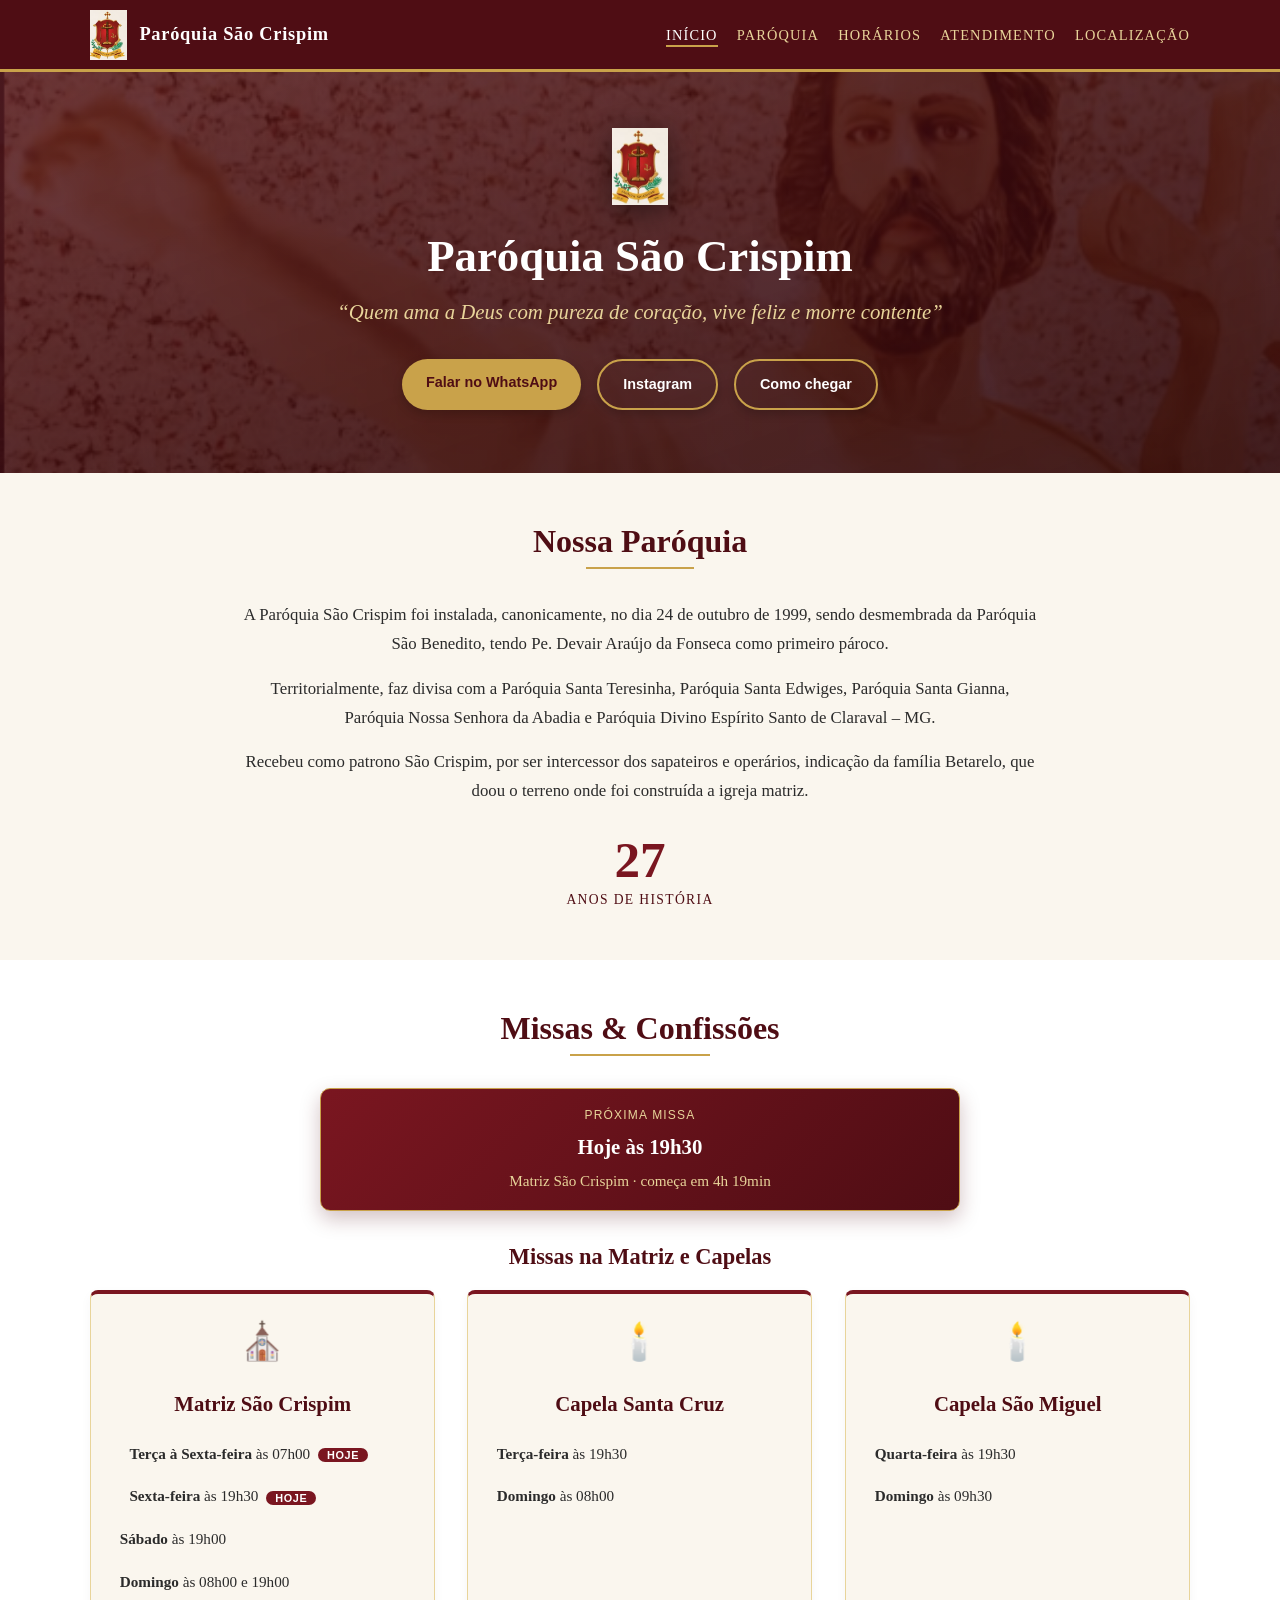
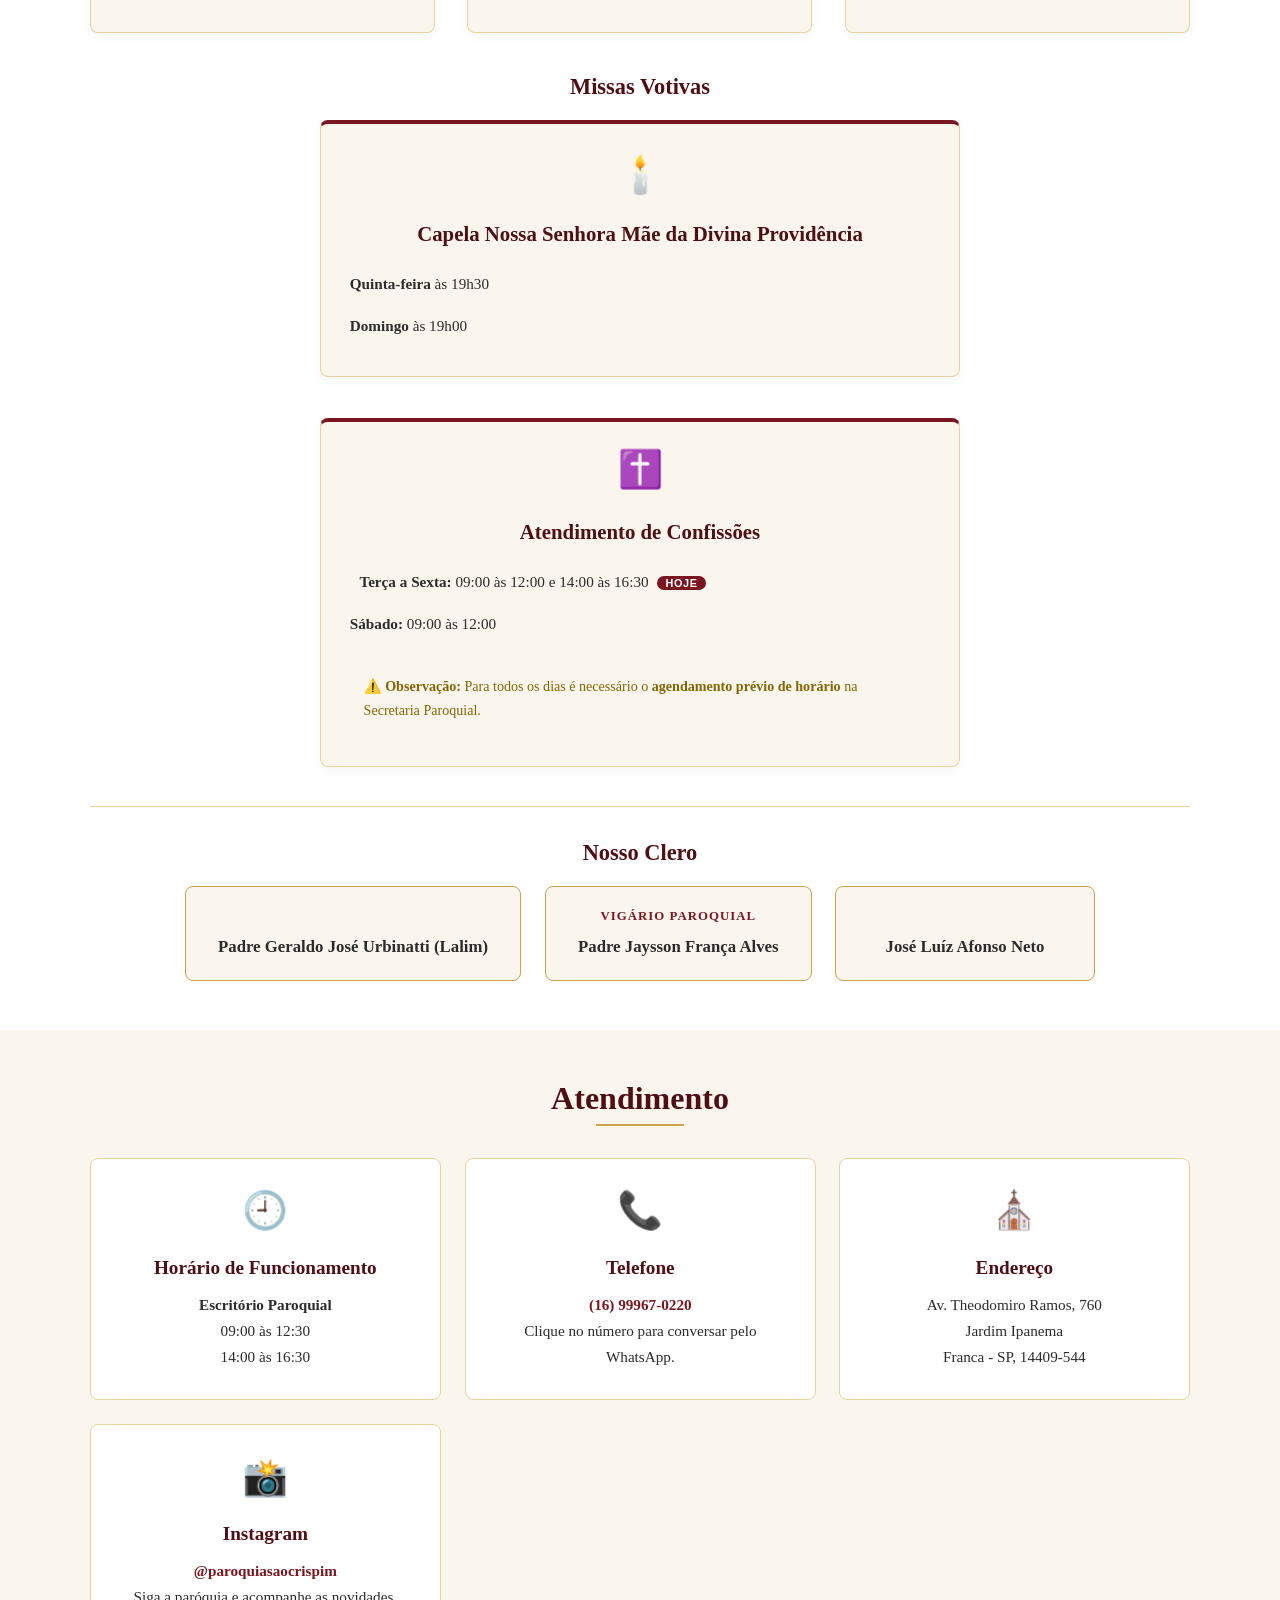
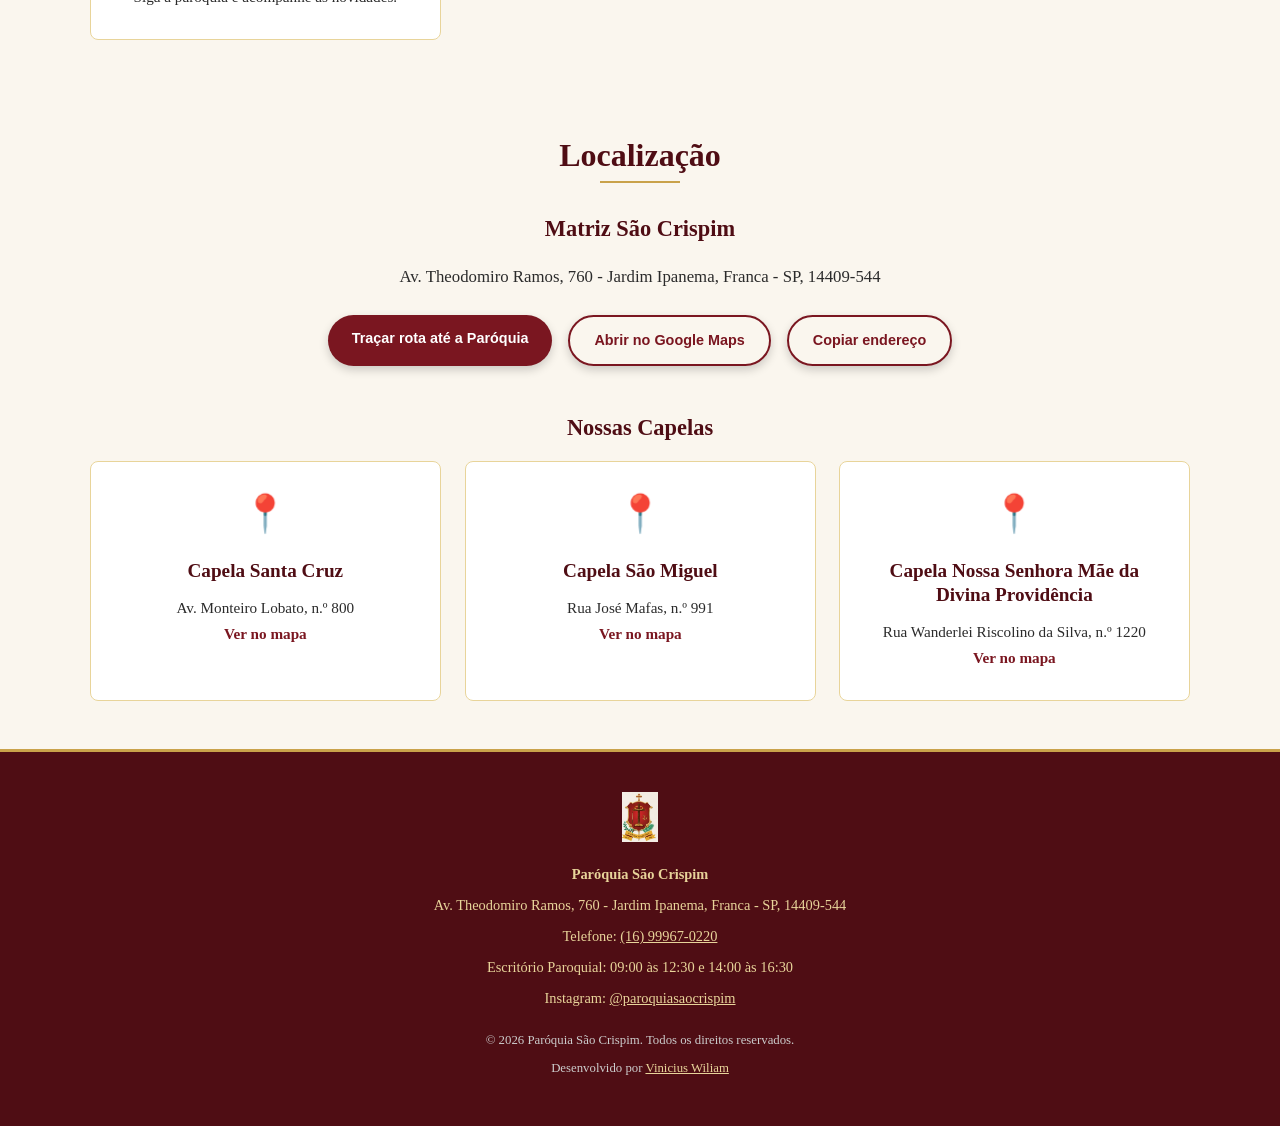
<file: index.html>
<!DOCTYPE html>
<html lang="pt-BR">
<head>
  <meta charset="UTF-8">
  <meta name="viewport" content="width=device-width, initial-scale=1.0">
  <title>Paróquia São Crispim</title>
  <!-- ===== Segurança ===== -->
  <meta http-equiv="Content-Security-Policy" content="default-src 'none'; img-src 'self' data:; style-src 'self' 'unsafe-inline'; script-src 'self' 'sha256-65LQZOquRCkkr/KPNwzK7pAOBOtvfO5ftrjAH5pYu9U='; base-uri 'none'; form-action 'none'; connect-src 'none'; object-src 'none'; upgrade-insecure-requests">
  <meta name="referrer" content="strict-origin-when-cross-origin">
  <meta name="robots" content="index, follow">
  <!-- Anti-clickjacking: esconde a página se ela for carregada dentro de outro site -->
  <style id="fb">html{display:none !important}</style>
  <noscript><style>html{display:block !important}</style></noscript>
  <script>document.documentElement.classList.add('js');if(self===top){var e=document.getElementById('fb');if(e)e.remove();}else{try{top.location=self.location;}catch(x){}}</script>

  <link rel="stylesheet" href="estilo.css">
</head>
<body>

  <div class="progresso" id="progresso" aria-hidden="true"></div>

  <!-- Cabeçalho -->
  <header>
    <div class="container header-inner">
      <a class="brand" href="#inicio">
        <img src="logo.png" alt="Brasão da Paróquia São Crispim">
        <span>Paróquia São Crispim</span>
      </a>
      <button type="button" class="menu-btn" id="menu-btn" aria-label="Abrir menu" aria-expanded="false" aria-controls="menu-principal">&#9776;</button>
      <nav id="menu-principal">
        <ul>
          <li><a href="#inicio">Início</a></li>
          <li><a href="#sobre">Paróquia</a></li>
          <li><a href="#horarios">Horários</a></li>
          <li><a href="#atendimento">Atendimento</a></li>
          <li><a href="#localizacao">Localização</a></li>
        </ul>
      </nav>
    </div>
  </header>

  <main>
    <!-- Hero / Início -->
    <section class="hero" id="inicio">
      <div class="container">
        <div class="logo-3d" id="logo-3d"><img src="logo.png" alt="Brasão da Paróquia São Crispim"></div>
        <h1>Paróquia São Crispim</h1>
        <p style="font-size:1.3rem;">“Quem ama a Deus com pureza de coração, vive feliz e morre contente”</p>
        <div class="botoes">
          <a class="btn btn-ouro" href="https://wa.me/5516999670220?text=Ol%C3%A1%2C%20gostaria%20de%20mais%20informa%C3%A7%C3%B5es%20sobre%20a%20Par%C3%B3quia%20S%C3%A3o%20Crispim." target="_blank" rel="noopener">Falar no WhatsApp</a>
          <a class="btn btn-borda" href="https://www.instagram.com/paroquiasaocrispim/" target="_blank" rel="noopener">Instagram</a>
          <a class="btn btn-borda" href="#localizacao">Como chegar</a>
        </div>
      </div>
    </section>

    <!-- Sobre -->
    <section class="sobre" id="sobre">
      <div class="container">
        <div class="titulo-secao">
          <h2>Nossa Paróquia</h2>
        </div>
        <p>A Paróquia São Crispim foi instalada, canonicamente, no dia 24 de outubro de 1999, sendo desmembrada da Paróquia São Benedito, tendo Pe. Devair Araújo da Fonseca como primeiro pároco.</p>
        <p>Territorialmente, faz divisa com a Paróquia Santa Teresinha, Paróquia Santa Edwiges, Paróquia Santa Gianna, Paróquia Nossa Senhora da Abadia e Paróquia Divino Espírito Santo de Claraval – MG.</p>
        <p>Recebeu como patrono São Crispim, por ser intercessor dos sapateiros e operários, indicação da família Betarelo, que doou o terreno onde foi construída a igreja matriz.</p>
        <div class="anos"><span class="num" data-desde="1999-10-24">27</span><span class="legenda">anos de história</span></div>
      </div>
    </section>

    <!-- Horários de Missas e Confissões -->
    <section class="horarios-secao" id="horarios">
      <div class="container">
        <div class="titulo-secao">
          <h2>Missas & Confissões</h2>
        </div>

        <!-- Preenchido pelo script.js com a próxima missa -->
        <div class="proxima-missa" id="proxima-missa" role="status" aria-live="polite" hidden></div>

        <!-- Missas: Matriz e Capelas -->
        <h3 class="sub-titulo">Missas na Matriz e Capelas</h3>
        <div class="grid-horarios grid-missas">
          <article class="card-horario">
            <div class="icone-horario">⛪</div>
            <h3>Matriz São Crispim</h3>
            <ul class="lista-horarios">
              <li data-dias="2,3,4,5" data-hora="07:00"><strong>Terça à Sexta-feira</strong> às 07h00</li>
              <li data-dias="5" data-hora="19:30"><strong>Sexta-feira</strong> às 19h30</li>
              <li data-dias="6" data-hora="19:00"><strong>Sábado</strong> às 19h00</li>
              <li data-dias="0" data-hora="08:00,19:00"><strong>Domingo</strong> às 08h00 e 19h00</li>
            </ul>
          </article>

          <article class="card-horario">
            <div class="icone-horario">🕯️</div>
            <h3>Capela Santa Cruz</h3>
            <ul class="lista-horarios">
              <li data-dias="2" data-hora="19:30"><strong>Terça-feira</strong> às 19h30</li>
              <li data-dias="0" data-hora="08:00"><strong>Domingo</strong> às 08h00</li>
            </ul>
          </article>

          <article class="card-horario">
            <div class="icone-horario">🕯️</div>
            <h3>Capela São Miguel</h3>
            <ul class="lista-horarios">
              <li data-dias="3" data-hora="19:30"><strong>Quarta-feira</strong> às 19h30</li>
              <li data-dias="0" data-hora="09:30"><strong>Domingo</strong> às 09h30</li>
            </ul>
          </article>
        </div>

        <!-- Missas Votivas -->
        <h3 class="sub-titulo">Missas Votivas</h3>
        <div class="grid-horarios grid-votivas">
          <article class="card-horario">
            <div class="icone-horario">🕯️</div>
            <h3>Capela Nossa Senhora Mãe da Divina Providência</h3>
            <ul class="lista-horarios">
              <li data-dias="4" data-hora="19:30"><strong>Quinta-feira</strong> às 19h30</li>
              <li data-dias="0" data-hora="19:00"><strong>Domingo</strong> às 19h00</li>
            </ul>
          </article>
        </div>

        <div class="grid-horarios grid-confissoes">
          <!-- Card Confissões -->
          <article class="card-horario">
            <div class="icone-horario">✝️</div>
            <h3>Atendimento de Confissões</h3>
            <ul class="lista-horarios">
              <li data-dias="2,3,4,5"><strong>Terça a Sexta:</strong> 09:00 às 12:00 e 14:00 às 16:30</li>
              <li data-dias="6"><strong>Sábado:</strong> 09:00 às 12:00</li>
            </ul>
            <div class="alerta-agendamento">
              ⚠️ <strong>Observação:</strong> Para todos os dias é necessário o <strong>agendamento prévio de horário</strong> na Secretaria Paroquial.
            </div>
          </article>
        </div>

        <!-- Clero -->
        <div class="clero-container">
          <h3>Nosso Clero</h3>
          <div class="clero-grid">
            <div class="padre-card">
              <span class="cargo">Pároco</span>
              <strong>Padre Geraldo José Urbinatti (Lalim)</strong>
            </div>
            <div class="padre-card">
              <span class="cargo">Vigário Paroquial</span>
              <strong>Padre Jaysson França Alves</strong>
            </div>
            <div class="padre-card">
              <span class="cargo">Diácono</span>
              <strong>José Luíz Afonso Neto</strong>
            </div>
          </div>
        </div>
      </div>
    </section>

    <!-- Atendimento -->
    <section class="faixa" id="atendimento">
      <div class="container">
        <div class="titulo-secao">
          <h2>Atendimento</h2>
        </div>
        <div class="cards">
          <article class="card">
            <div class="icone">🕘</div>
            <h3>Horário de Funcionamento</h3>
            <p><strong>Escritório Paroquial</strong></p>
            <p>09:00 às 12:30<br>14:00 às 16:30</p>
          </article>

          <article class="card">
            <div class="icone">📞</div>
            <h3>Telefone</h3>
            <p><a href="https://wa.me/5516999670220?text=Ol%C3%A1%2C%20gostaria%20de%20mais%20informa%C3%A7%C3%B5es%20sobre%20a%20Par%C3%B3quia%20S%C3%A3o%20Crispim." target="_blank" rel="noopener">(16) 99967-0220</a></p>
            <p>Clique no número para conversar pelo WhatsApp.</p>
          </article>

          <article class="card">
            <div class="icone">⛪</div>
            <h3>Endereço</h3>
            <p>Av. Theodomiro Ramos, 760<br>Jardim Ipanema<br>Franca - SP, 14409-544</p>
          </article>

          <article class="card">
            <div class="icone">📸</div>
            <h3>Instagram</h3>
            <p><a href="https://www.instagram.com/paroquiasaocrispim/" target="_blank" rel="noopener">@paroquiasaocrispim</a></p>
            <p>Siga a paróquia e acompanhe as novidades.</p>
          </article>
        </div>
      </div>
    </section>

    <!-- Localização -->
    <section id="localizacao">
      <div class="container">
        <div class="titulo-secao">
          <h2>Localização</h2>
        </div>
        <h3 class="sub-titulo">Matriz São Crispim</h3>
        <p style="text-align:center; font-size:1.05rem;">
          Av. Theodomiro Ramos, 760 - Jardim Ipanema, Franca - SP, 14409-544
        </p>
        <div class="botoes" style="margin-top:1.5rem;">
          <a class="btn btn-vinho" href="https://www.google.com/maps/dir/?api=1&destination=Av.+Theodomiro Ramos,+760+-+Jardim+Ipanema,+Franca+-+SP,+14409-544" target="_blank" rel="noopener">Traçar rota até a Paróquia</a>
          <a class="btn btn-vinho-borda" href="https://www.google.com/maps/search/?api=1&query=Av.+Theodomiro+Ramos,+760+-+Jardim+Ipanema,+Franca+-+SP,+14409-544" target="_blank" rel="noopener">Abrir no Google Maps</a>
          <button type="button" class="btn btn-vinho-borda" id="copiar-endereco" data-copiar="Av. Theodomiro Ramos, 760 - Jardim Ipanema, Franca - SP, 14409-544" hidden>Copiar endereço</button>
        </div>

        <!-- Localização das Capelas -->
        <h3 class="sub-titulo" style="margin-top:3rem;">Nossas Capelas</h3>
        <div class="cards">
          <article class="card">
            <div class="icone">📍</div>
            <h3>Capela Santa Cruz</h3>
            <p>Av. Monteiro Lobato, n.º 800</p>
            <p><a href="https://www.google.com/maps/search/?api=1&query=Av.+Monteiro+Lobato,+800,+Franca+-+SP" target="_blank" rel="noopener">Ver no mapa</a></p>
          </article>

          <article class="card">
            <div class="icone">📍</div>
            <h3>Capela São Miguel</h3>
            <p>Rua José Mafas, n.º 991</p>
            <p><a href="https://www.google.com/maps/search/?api=1&query=Rua+Jos%C3%A9+Mafas,+991,+Franca+-+SP" target="_blank" rel="noopener">Ver no mapa</a></p>
          </article>

          <article class="card">
            <div class="icone">📍</div>
            <h3>Capela Nossa Senhora Mãe da Divina Providência</h3>
            <p>Rua Wanderlei Riscolino da Silva, n.º 1220</p>
            <p><a href="https://www.google.com/maps/search/?api=1&query=Rua+Wanderlei+Riscolino+da+Silva,+1220,+Franca+-+SP" target="_blank" rel="noopener">Ver no mapa</a></p>
          </article>
        </div>
      </div>
    </section>
  </main>

  <!-- Rodapé -->
  <footer>
    <div class="container">
      <img src="logo.png" alt="Brasão da Paróquia São Crispim">
      <p><strong>Paróquia São Crispim</strong></p>
      <p>Av. Theodomiro Ramos, 760 - Jardim Ipanema, Franca - SP, 14409-544</p>
      <p>Telefone: <a href="https://wa.me/5516999670220?text=Ol%C3%A1%2C%20gostaria%20de%20mais%20informa%C3%A7%C3%B5es%20sobre%20a%20Par%C3%B3quia%20S%C3%A3o%20Crispim." target="_blank" rel="noopener">(16) 99967-0220</a></p>
      <p>Escritório Paroquial: 09:00 às 12:30 e 14:00 às 16:30</p>
      <p>Instagram: <a href="https://www.instagram.com/paroquiasaocrispim/" target="_blank" rel="noopener">@paroquiasaocrispim</a></p>
      <p class="copy">&copy; 2026 Paróquia São Crispim. Todos os direitos reservados.</p>
      <p class="copy dev">Desenvolvido por <a href="https://www.linkedin.com/in/vinicius-wiliam-13141b3b9" target="_blank" rel="noopener noreferrer">Vinicius Wiliam</a></p>
    </div>
  </footer>

  <button type="button" class="topo" id="topo" aria-label="Voltar ao topo" tabindex="-1">&#8593;</button>
  <div class="toast" id="toast" role="status" aria-live="polite"></div>

  <script src="script.js" defer></script>
</body>
</html>
</file>
<file: estilo.css>
/* Paróquia São Crispim - Estilos Unificados */
:root {
  --vinho: #7a1620;
  --vinho-escuro: #4f0d14;
  --dourado: #c9a24a;
  --dourado-claro: #e8d49a;
  --creme: #faf6ee;
  --texto: #2b2b2b;
  --branco: #ffffff;
}

* { box-sizing: border-box; margin: 0; padding: 0; }
html { scroll-behavior: smooth; }

body {
  font-family: "Georgia", "Times New Roman", serif;
  color: var(--texto);
  background: var(--creme);
  line-height: 1.7;
}

h1, h2, h3 { font-family: "Georgia", serif; line-height: 1.25; }
a { color: inherit; }

.container {
  width: min(1100px, 92%);
  margin: 0 auto;
}

/* ---------- Cabeçalho ---------- */
header {
  background: var(--vinho-escuro);
  border-bottom: 3px solid var(--dourado);
  position: sticky;
  top: 0;
  z-index: 10;
}

.header-inner {
  display: flex;
  align-items: center;
  justify-content: space-between;
  gap: 1rem;
  padding: 0.6rem 0;
  flex-wrap: wrap;
}

.brand {
  display: flex;
  align-items: center;
  gap: 0.8rem;
  text-decoration: none;
  color: var(--branco);
}

.brand img { height: 50px; width: auto; }

.brand span {
  font-size: 1.15rem;
  font-weight: bold;
  letter-spacing: 0.04em;
}

nav ul {
  list-style: none;
  display: flex;
  gap: 1.2rem;
  flex-wrap: wrap;
}

nav a {
  color: var(--dourado-claro);
  text-decoration: none;
  font-size: 0.9rem;
  text-transform: uppercase;
  letter-spacing: 0.08em;
  padding-bottom: 2px;
  border-bottom: 2px solid transparent;
  transition: border-color 0.2s, color 0.2s;
}

nav a:hover { color: var(--branco); border-color: var(--dourado); }

/* ---------- Hero ---------- */
.hero {
  position: relative;
  isolation: isolate;
  overflow: hidden;
  background-color: var(--vinho-escuro);
  color: var(--branco);
  text-align: center;
  padding: 3.5rem 0 4rem;
}

/* Foto de fundo numa camada própria; o script a move mais devagar que a página (profundidade) */
.hero::before {
  content: "";
  position: absolute;
  inset: -12% 0;
  z-index: -2;
  background: url("fundo.png") center 25% / cover no-repeat;
  transform: translate3d(0, var(--par, 0px), 0);
  will-change: transform;
}

/* Camada escura por cima da foto para reduzir o brilho */
.hero::after {
  content: "";
  position: absolute;
  inset: 0;
  z-index: -1;
  background: linear-gradient(160deg, rgba(79, 13, 20, 0.78) 0%, rgba(45, 6, 10, 0.88) 100%);
}

/* Envoltório do brasão: inclina em 3D conforme o mouse (o script define --rx e --ry) */
.logo-3d {
  display: inline-block;
  transform: perspective(700px) rotateY(var(--ry, 0deg)) rotateX(var(--rx, 0deg));
  transition: transform 0.4s cubic-bezier(0.22, 1, 0.36, 1);
}

.hero img {
  width: 140px;
  max-width: 40%;
  height: auto;
  margin-bottom: 1rem;
  filter: drop-shadow(0 6px 14px rgba(0, 0, 0, 0.45));
}

.hero h1 { font-size: clamp(1.8rem, 4vw, 2.8rem); margin-bottom: 0.6rem; }

.hero p {
  max-width: 640px;
  margin: 0 auto 1.8rem;
  color: var(--dourado-claro);
  font-size: 1.1rem;
  font-style: italic;
}

.botoes { display: flex; gap: 1rem; justify-content: center; flex-wrap: wrap; }

.btn {
  display: inline-block;
  padding: 0.7rem 1.5rem;
  border-radius: 999px;
  text-decoration: none;
  font-weight: bold;
  font-family: Arial, sans-serif;
  font-size: 0.9rem;
  box-shadow: 0 4px 10px rgba(0, 0, 0, 0.18);
  transition: transform 0.35s cubic-bezier(0.22, 1, 0.36, 1), box-shadow 0.35s ease, background 0.25s ease, color 0.25s ease;
}

.btn:hover { transform: translateY(-3px) scale(1.03); box-shadow: 0 12px 22px rgba(0, 0, 0, 0.28); }
.btn:active { transform: translateY(0) scale(0.98); box-shadow: 0 2px 6px rgba(0, 0, 0, 0.25); transition-duration: 0.1s; }
.btn-ouro { background: var(--dourado); color: var(--vinho-escuro); }
.btn-borda { border: 2px solid var(--dourado); color: var(--branco); }
.btn-vinho { background: var(--vinho); color: var(--branco); }
.btn-vinho-borda { border: 2px solid var(--vinho); color: var(--vinho); }

/* ---------- Seções Comuns ---------- */
section { padding: 3rem 0; }
.titulo-secao { text-align: center; margin-bottom: 2rem; }
.titulo-secao h2 {
  font-size: 2rem;
  color: var(--vinho-escuro);
  position: relative;
  display: inline-block;
  padding-bottom: 0.5rem;
}
.titulo-secao h2::after {
  content: "";
  position: absolute;
  bottom: 0;
  left: 25%;
  width: 50%;
  height: 2px;
  background: var(--dourado);
}

/* ---------- Sobre ---------- */
.sobre p {
  text-align: center;
  max-width: 800px;
  margin: 0 auto 1rem;
  font-size: 1.05rem;
}

/* ---------- Horários ---------- */
.horarios-secao { background-color: var(--branco); }
.grid-horarios {
  display: grid;
  grid-template-columns: repeat(auto-fit, minmax(280px, 1fr));
  gap: 2rem;
  margin-bottom: 2.5rem;
}

.grid-missas { margin-bottom: 2.5rem; }
.grid-votivas,
.grid-confissoes { grid-template-columns: minmax(280px, 640px); justify-content: center; }

.sub-titulo {
  text-align: center;
  color: var(--vinho-escuro);
  font-size: 1.4rem;
  margin-bottom: 1.2rem;
}

.card-horario {
  background: var(--creme);
  border: 1px solid var(--dourado-claro);
  border-top: 4px solid var(--vinho);
  border-radius: 8px;
  padding: 1.8rem;
  text-align: center;
  box-shadow: 0 4px 12px rgba(0, 0, 0, 0.04);
}

.icone-horario { font-size: 2.2rem; margin-bottom: 0.5rem; }
.card-horario h3 { color: var(--vinho-escuro); font-size: 1.3rem; margin-bottom: 1rem; }

.lista-horarios { list-style: none; padding: 0; text-align: left; }
.lista-horarios li {
  padding: 0.5rem 0;
  border-bottom: 1px dashed var(--dourado-claro);
  font-size: 0.95rem;
}
.lista-horarios li:last-child { border-bottom: none; }

.alerta-agendamento {
  margin-top: 1rem;
  padding: 0.8rem;
  background-color: #fff3cd;
  border: 1px solid #ffeeba;
  border-radius: 6px;
  color: #856404;
  font-size: 0.88rem;
  text-align: left;
}

/* ---------- Clero ---------- */
.clero-container {
  text-align: center;
  padding-top: 2rem;
  border-top: 1px solid var(--dourado-claro);
}

.clero-container h3 {
  color: var(--vinho-escuro);
  font-size: 1.4rem;
  margin-bottom: 1.2rem;
}

.clero-grid {
  display: flex;
  justify-content: center;
  gap: 1.5rem;
  flex-wrap: wrap;
}

.padre-card {
  background: var(--creme);
  border: 1px solid var(--dourado);
  border-radius: 8px;
  padding: 1.2rem 2rem;
  min-width: 260px;
  display: flex;
  flex-direction: column;
  align-items: center;
  gap: 0.3rem;
}

.padre-card .cargo {
  font-size: 0.8rem;
  text-transform: uppercase;
  letter-spacing: 0.08em;
  color: var(--vinho);
  font-weight: bold;
}

.padre-card strong { font-size: 1.05rem; color: var(--texto); }

/* ---------- Atendimento (Cards) ---------- */
.cards {
  display: grid;
  grid-template-columns: repeat(auto-fit, minmax(260px, 1fr));
  gap: 1.5rem;
}

.card {
  background: var(--branco);
  border: 1px solid var(--dourado-claro);
  border-radius: 8px;
  padding: 1.8rem;
  text-align: center;
}

.card .icone { font-size: 2.2rem; margin-bottom: 0.5rem; }
.card h3 { color: var(--vinho-escuro); margin-bottom: 0.8rem; font-size: 1.2rem; }
.card p { font-size: 0.95rem; }
.card a { color: var(--vinho); text-decoration: none; font-weight: bold; }

/* ---------- Localização ---------- */
.mapa {
  margin-top: 1.5rem;
  width: 100%;
  height: 380px;
  border-radius: 8px;
  overflow: hidden;
  border: 2px solid var(--dourado);
}

.mapa iframe { width: 100%; height: 100%; border: 0; }

/* ---------- Rodapé ---------- */
footer {
  background: var(--vinho-escuro);
  color: var(--dourado-claro);
  text-align: center;
  padding: 2.5rem 0;
  border-top: 3px solid var(--dourado);
  font-size: 0.9rem;
}

footer img { height: 50px; margin-bottom: 0.8rem; }
footer p { margin-bottom: 0.4rem; }
footer a { color: var(--dourado-claro); text-decoration: underline; }
footer .copy { margin-top: 1.2rem; font-size: 0.8rem; color: #ccc; }
footer .dev { margin-top: 0.3rem; }

/* ---------- Ajustes gerais para celular, tablet e computador ---------- */
html { -webkit-text-size-adjust: 100%; }
img { max-width: 100%; }
h1, h2, h3, p, li, a { overflow-wrap: break-word; }
section[id] { scroll-margin-top: 90px; }

/* Tablet e telas menores */
@media (max-width: 900px) {
  .header-inner { justify-content: center; text-align: center; }
  nav ul { justify-content: center; }
}

/* Celular */
@media (max-width: 600px) {
  header { position: static; }
  section[id] { scroll-margin-top: 0; }

  .brand img { height: 42px; }
  .brand span { font-size: 1rem; }

  nav ul { gap: 0.4rem 0.9rem; }
  nav a { font-size: 0.78rem; letter-spacing: 0.04em; }

  .hero { padding: 2.5rem 0 3rem; }
  .hero img { width: 110px; }
  .hero p { font-size: 1.05rem; }

  section { padding: 2.2rem 0; }
  .titulo-secao { margin-bottom: 1.5rem; }
  .titulo-secao h2 { font-size: 1.6rem; }
  .sub-titulo { font-size: 1.2rem; }

  .sobre p { font-size: 1rem; text-align: left; }

  .botoes { flex-direction: column; align-items: center; gap: 0.7rem; }
  .btn { width: 100%; max-width: 320px; text-align: center; }

  .grid-horarios { gap: 1.2rem; }
  .card-horario { padding: 1.3rem 1.1rem; }
  .card { padding: 1.4rem 1.1rem; }

  .padre-card { min-width: 0; width: 100%; padding: 1rem 1.2rem; }

  .grid-votivas,
  .grid-confissoes { grid-template-columns: 1fr; }

  footer { padding: 2rem 0; }
}
/* ---------- Animações e interatividade ---------- */
a:focus-visible, button:focus-visible { outline: 3px solid var(--dourado); outline-offset: 3px; }

.progresso {
  position: fixed; top: 0; left: 0; width: 100%; height: 3px;
  background: linear-gradient(90deg, var(--dourado), var(--dourado-claro));
  transform: scaleX(0); transform-origin: 0 50%; transition: transform 0.15s ease-out;
  z-index: 30; pointer-events: none;
}

header { transition: box-shadow 0.3s; }
header.rolou { box-shadow: 0 6px 18px rgba(0, 0, 0, 0.35); }
nav a.ativo { color: var(--branco); border-color: var(--dourado); }

.menu-btn {
  display: none; width: 44px; height: 44px; border-radius: 8px;
  border: 2px solid var(--dourado); background: transparent;
  color: var(--dourado-claro); font-size: 1.4rem; line-height: 1; cursor: pointer;
}

/* Entrada do topo da página */
@keyframes subir3d { from { opacity: 0; transform: perspective(900px) translateY(30px) rotateX(-22deg); } to { opacity: 1; transform: none; } }
@keyframes girar { from { opacity: 0; transform: perspective(700px) rotateY(-85deg) scale(0.7); } to { opacity: 1; transform: perspective(700px) rotateY(0deg) scale(1); } }
@keyframes subir { from { opacity: 0; transform: translateY(24px); } to { opacity: 1; transform: none; } }
@keyframes flutuar { 0%, 100% { transform: translateY(0); } 50% { transform: translateY(-8px); } }
@keyframes pulso { 0%, 100% { box-shadow: 0 0 0 0 rgba(122, 22, 32, 0.45); } 50% { box-shadow: 0 0 0 6px rgba(122, 22, 32, 0); } }

.js .hero .container > * { animation: subir3d 1s cubic-bezier(0.22, 1, 0.36, 1) both; }
.js .hero .container > :nth-child(2) { animation-delay: 0.12s; }
.js .hero .container > :nth-child(3) { animation-delay: 0.24s; }
.js .hero .container > :nth-child(4) { animation-delay: 0.36s; }
.js .hero .container > .logo-3d { animation: girar 1.2s cubic-bezier(0.22, 1, 0.36, 1) backwards; }
.js .hero .logo-3d img { animation: flutuar 6s ease-in-out 1.2s infinite; }

/* Aparecer ao rolar (a classe .reveal é colocada pelo script.js) */
.js .reveal {
  opacity: 0;
  transform: perspective(900px) translate3d(0, 36px, -60px) rotateX(-14deg) rotateY(var(--giro, 0deg));
  transform-origin: 50% 100%;
  transition: opacity 0.9s cubic-bezier(0.22, 1, 0.36, 1), transform 0.9s cubic-bezier(0.22, 1, 0.36, 1);
  transition-delay: var(--atraso, 0s);
}
.js .reveal.visivel { opacity: 1; transform: perspective(900px) translate3d(0, 0, 0) rotateX(0deg) rotateY(0deg); }

/* A linha dourada dos títulos se abre do centro */
.titulo-secao h2::after { transform-origin: center; transition: transform 1s cubic-bezier(0.22, 1, 0.36, 1) 0.25s; }
.js .titulo-secao.reveal h2::after { transform: scaleX(0); }
.js .titulo-secao.reveal.visivel h2::after { transform: scaleX(1); }

/* Rolagem animada pelo script (evita brigar com o scroll-behavior nativo) */
html.scroll-js { scroll-behavior: auto; }

/* Cartões reagem ao passar o mouse */
.card-horario, .card, .padre-card { transition: transform 0.25s ease, box-shadow 0.25s ease; }
.card-horario:hover, .card:hover, .padre-card:hover {
  transform: translateY(-6px);
  box-shadow: 0 12px 24px rgba(79, 13, 20, 0.15);
}
/* Inclinação 3D com brilho que segue o mouse */
.tilt {
  position: relative;
  transform-style: preserve-3d;
  transform: perspective(900px) rotateX(var(--rx, 0deg)) rotateY(var(--ry, 0deg)) translateY(var(--ty, 0px));
  transition: transform 0.6s cubic-bezier(0.22, 1, 0.36, 1), box-shadow 0.4s ease;
}
.tilt.ativo { transition: transform 0.12s ease-out, box-shadow 0.3s ease; }
.tilt:hover { transform: perspective(900px) rotateX(var(--rx, 0deg)) rotateY(var(--ry, 0deg)) translateY(var(--ty, 0px)); }
.tilt::after {
  content: "";
  position: absolute;
  inset: 0;
  border-radius: inherit;
  pointer-events: none;
  background: radial-gradient(circle at var(--gx, 50%) var(--gy, 50%), rgba(255, 255, 255, 0.45), rgba(255, 255, 255, 0) 60%);
  opacity: 0;
  transition: opacity 0.35s ease;
}
.tilt.ativo::after { opacity: 1; }
.tilt .icone, .tilt .icone-horario { transform: translateZ(34px); }

button.btn { cursor: pointer; font-family: Arial, sans-serif; background: transparent; }
.btn[hidden] { display: none; }
.btn-vinho-borda:hover { background: var(--vinho); color: var(--branco); }
.btn-ouro:hover { background: var(--dourado-claro); }

/* Próxima missa */
.proxima-missa {
  max-width: 640px; margin: 0 auto 2rem; padding: 1rem 1.4rem; text-align: center;
  color: var(--branco); border: 1px solid var(--dourado); border-radius: 10px;
  background: linear-gradient(135deg, var(--vinho), var(--vinho-escuro));
  box-shadow: 0 8px 20px rgba(79, 13, 20, 0.25);
}
.proxima-missa[hidden] { display: none; }
.proxima-missa small {
  display: block; color: var(--dourado-claro); font-family: Arial, sans-serif;
  font-size: 0.75rem; letter-spacing: 0.1em; text-transform: uppercase;
}
.proxima-missa strong { display: block; font-size: 1.3rem; margin: 0.2rem 0; }
.proxima-missa span { color: var(--dourado-claro); font-size: 0.95rem; }

/* Destaque do dia de hoje */
.lista-horarios li.hoje { background: rgba(201, 162, 74, 0.18); border-radius: 6px; padding-left: 0.6rem; padding-right: 0.6rem; }
.badge-hoje {
  display: inline-block; margin-left: 0.5rem; padding: 0.05rem 0.55rem; border-radius: 999px;
  background: var(--vinho); color: var(--branco); vertical-align: middle;
  font: 700 0.68rem Arial, sans-serif; letter-spacing: 0.06em; text-transform: uppercase;
  animation: pulso 2s ease-in-out infinite;
}

/* Anos de história */
.anos { text-align: center; margin-top: 1.8rem; }
.anos .num { display: block; font-size: 3.2rem; font-weight: bold; color: var(--vinho); line-height: 1; }
.anos .legenda { color: var(--vinho-escuro); text-transform: uppercase; letter-spacing: 0.1em; font-size: 0.85rem; }

/* Voltar ao topo e aviso */
.topo {
  position: fixed; right: 1.2rem; bottom: 1.2rem; width: 48px; height: 48px; border-radius: 50%;
  border: 2px solid var(--dourado); background: var(--vinho-escuro); color: var(--dourado-claro);
  font-size: 1.3rem; cursor: pointer; z-index: 20;
  opacity: 0; transform: translateY(12px); pointer-events: none;
  transition: opacity 0.3s, transform 0.3s;
}
.topo.mostrar { opacity: 1; transform: none; pointer-events: auto; }
.toast {
  position: fixed; left: 50%; bottom: 1.5rem; transform: translate(-50%, 20px); z-index: 40;
  padding: 0.7rem 1.2rem; border-radius: 999px; border: 1px solid var(--dourado);
  background: var(--vinho-escuro); color: var(--dourado-claro); font: 0.9rem Arial, sans-serif;
  opacity: 0; pointer-events: none; transition: opacity 0.3s, transform 0.3s;
}
.toast.mostrar { opacity: 1; transform: translate(-50%, 0); }

/* Menu em formato de botão no celular (só quando o JavaScript está ativo) */
@media (max-width: 600px) {
  .menu-js .menu-btn { display: inline-flex; align-items: center; justify-content: center; }
  .menu-js .header-inner { justify-content: space-between; text-align: left; }
  .menu-js nav { display: none; width: 100%; }
  .menu-js nav.aberto { display: block; animation: subir 0.3s ease both; }
  .menu-js nav ul { flex-direction: column; align-items: center; gap: 0.2rem; padding: 0.4rem 0 0.6rem; }
  .menu-js nav a { display: block; padding: 0.6rem 1rem; font-size: 0.9rem; }
}

/* Respeita quem prefere menos movimento */
@media (prefers-reduced-motion: reduce) {
  *, *::before, *::after {
    animation-duration: 0.01ms !important; animation-iteration-count: 1 !important;
    transition-duration: 0.01ms !important; transition-delay: 0s !important; scroll-behavior: auto !important;
  }
  .js .reveal { opacity: 1; transform: none; }
  .hero::before { transform: none !important; }
  .tilt, .logo-3d { transform: none !important; }
  .tilt::after { display: none; }
}
</file>
